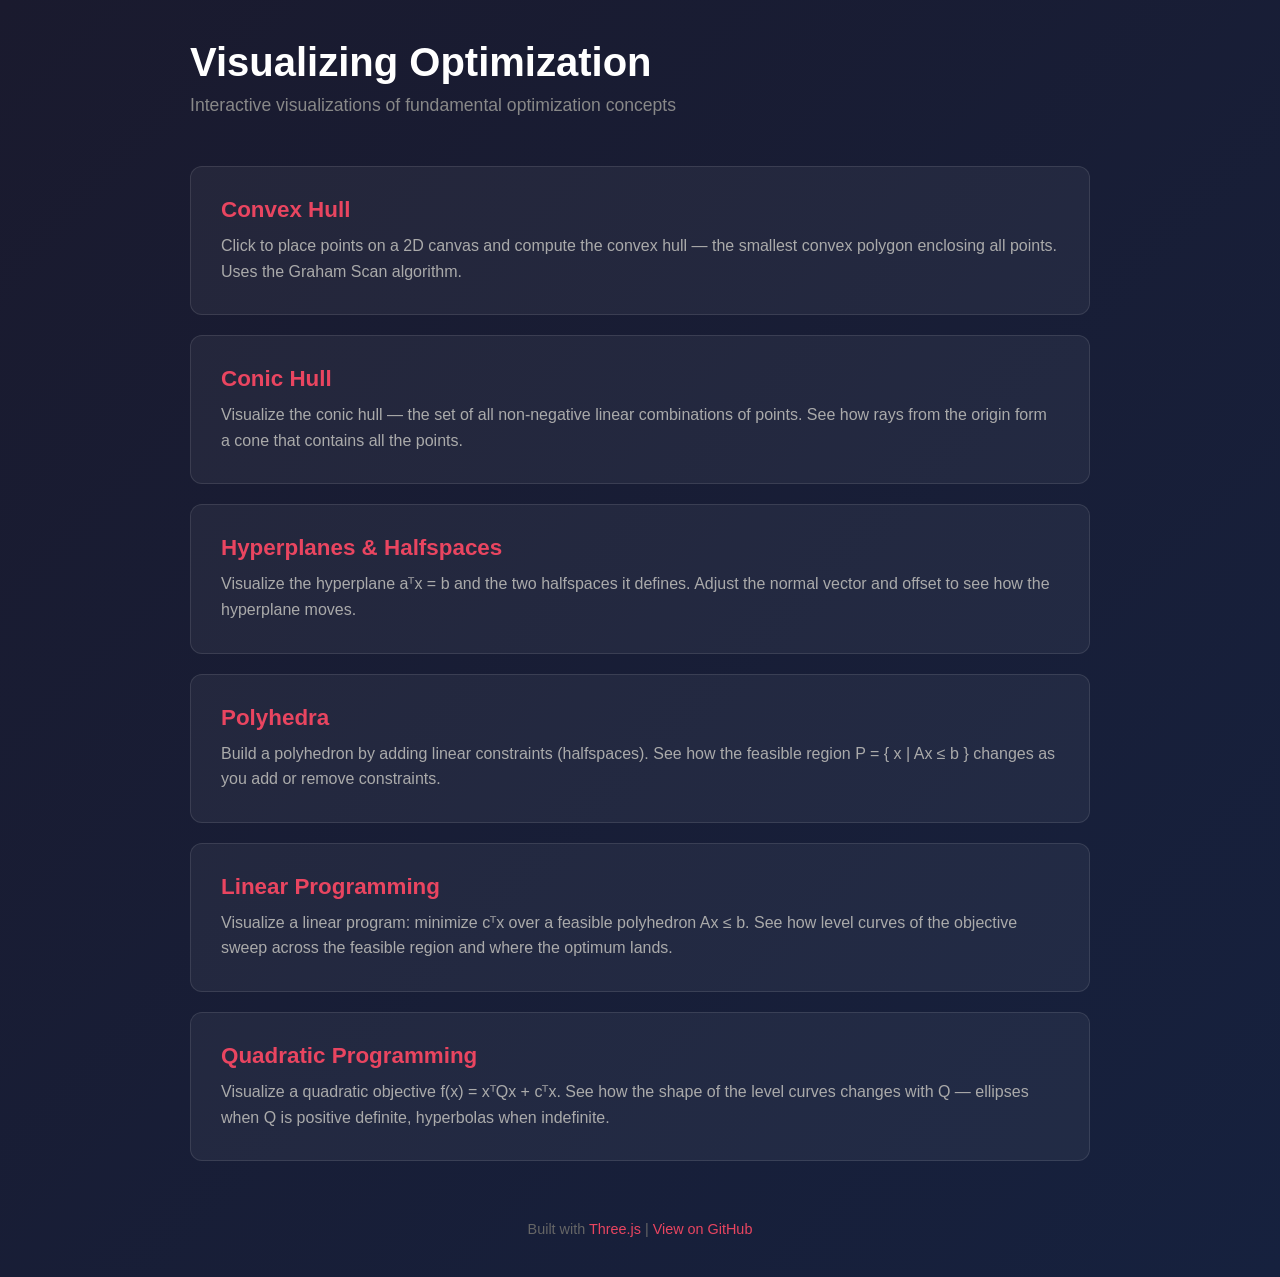
<file: index.html>
<!DOCTYPE html>
<html lang="en">
<head>
    <meta charset="UTF-8">
    <meta name="viewport" content="width=device-width, initial-scale=1.0">
    <title>Visualizing Optimization</title>
    <style>
        * {
            margin: 0;
            padding: 0;
            box-sizing: border-box;
        }

        body {
            font-family: -apple-system, BlinkMacSystemFont, 'Segoe UI', Roboto, sans-serif;
            background: linear-gradient(135deg, #1a1a2e 0%, #16213e 100%);
            color: #eee;
            min-height: 100vh;
            padding: 40px 20px;
        }

        .container {
            max-width: 900px;
            margin: 0 auto;
        }

        h1 {
            font-size: 2.5rem;
            margin-bottom: 10px;
            color: #fff;
        }

        .subtitle {
            font-size: 1.1rem;
            color: #888;
            margin-bottom: 50px;
        }

        .visualizations {
            display: grid;
            gap: 20px;
        }

        .card {
            background: rgba(255, 255, 255, 0.05);
            border: 1px solid rgba(255, 255, 255, 0.1);
            border-radius: 12px;
            padding: 30px;
            text-decoration: none;
            color: inherit;
            transition: all 0.3s ease;
        }

        .card:hover {
            background: rgba(255, 255, 255, 0.1);
            border-color: #e94560;
            transform: translateY(-2px);
        }

        .card.coming-soon {
            opacity: 0.5;
            pointer-events: none;
        }

        .card h2 {
            font-size: 1.4rem;
            margin-bottom: 10px;
            color: #e94560;
        }

        .card p {
            color: #aaa;
            line-height: 1.6;
        }

        .badge {
            display: inline-block;
            padding: 4px 10px;
            border-radius: 20px;
            font-size: 0.75rem;
            font-weight: 600;
            margin-left: 10px;
            vertical-align: middle;
        }

        .badge.available {
            background: #00ff88;
            color: #000;
        }

        .badge.coming-soon {
            background: #666;
            color: #fff;
        }

        footer {
            margin-top: 60px;
            text-align: center;
            color: #666;
            font-size: 0.9rem;
        }

        footer a {
            color: #e94560;
            text-decoration: none;
        }

        footer a:hover {
            text-decoration: underline;
        }
    </style>
</head>
<body>
    <div class="container">
        <h1>Visualizing Optimization</h1>
        <p class="subtitle">Interactive visualizations of fundamental optimization concepts</p>

        <div class="visualizations">
            <a href="./convex-hull/" class="card">
                <h2>Convex Hull</h2>
                <p>Click to place points on a 2D canvas and compute the convex hull — the smallest convex polygon enclosing all points. Uses the Graham Scan algorithm.</p>
            </a>

            <a href="./conic-hull/" class="card">
                <h2>Conic Hull</h2>
                <p>Visualize the conic hull — the set of all non-negative linear combinations of points. See how rays from the origin form a cone that contains all the points.</p>
            </a>

            <a href="./hyperplane/" class="card">
                <h2>Hyperplanes & Halfspaces</h2>
                <p>Visualize the hyperplane aᵀx = b and the two halfspaces it defines. Adjust the normal vector and offset to see how the hyperplane moves.</p>
            </a>

            <a href="./polyhedra/" class="card">
                <h2>Polyhedra</h2>
                <p>Build a polyhedron by adding linear constraints (halfspaces). See how the feasible region P = { x | Ax ≤ b } changes as you add or remove constraints.</p>
            </a>

            <a href="./linear-programming/" class="card">
                <h2>Linear Programming</h2>
                <p>Visualize a linear program: minimize cᵀx over a feasible polyhedron Ax ≤ b. See how level curves of the objective sweep across the feasible region and where the optimum lands.</p>
            </a>

            <a href="./quadratic-programming/" class="card">
                <h2>Quadratic Programming</h2>
                <p>Visualize a quadratic objective f(x) = xᵀQx + cᵀx. See how the shape of the level curves changes with Q — ellipses when Q is positive definite, hyperbolas when indefinite.</p>
            </a>
        </div>

        <footer>
            Built with <a href="https://threejs.org/" target="_blank">Three.js</a> |
            <a href="https://github.com/hardikkamboj/optimization_visualization" target="_blank">View on GitHub</a>
        </footer>
    </div>
</body>
</html>
</file>
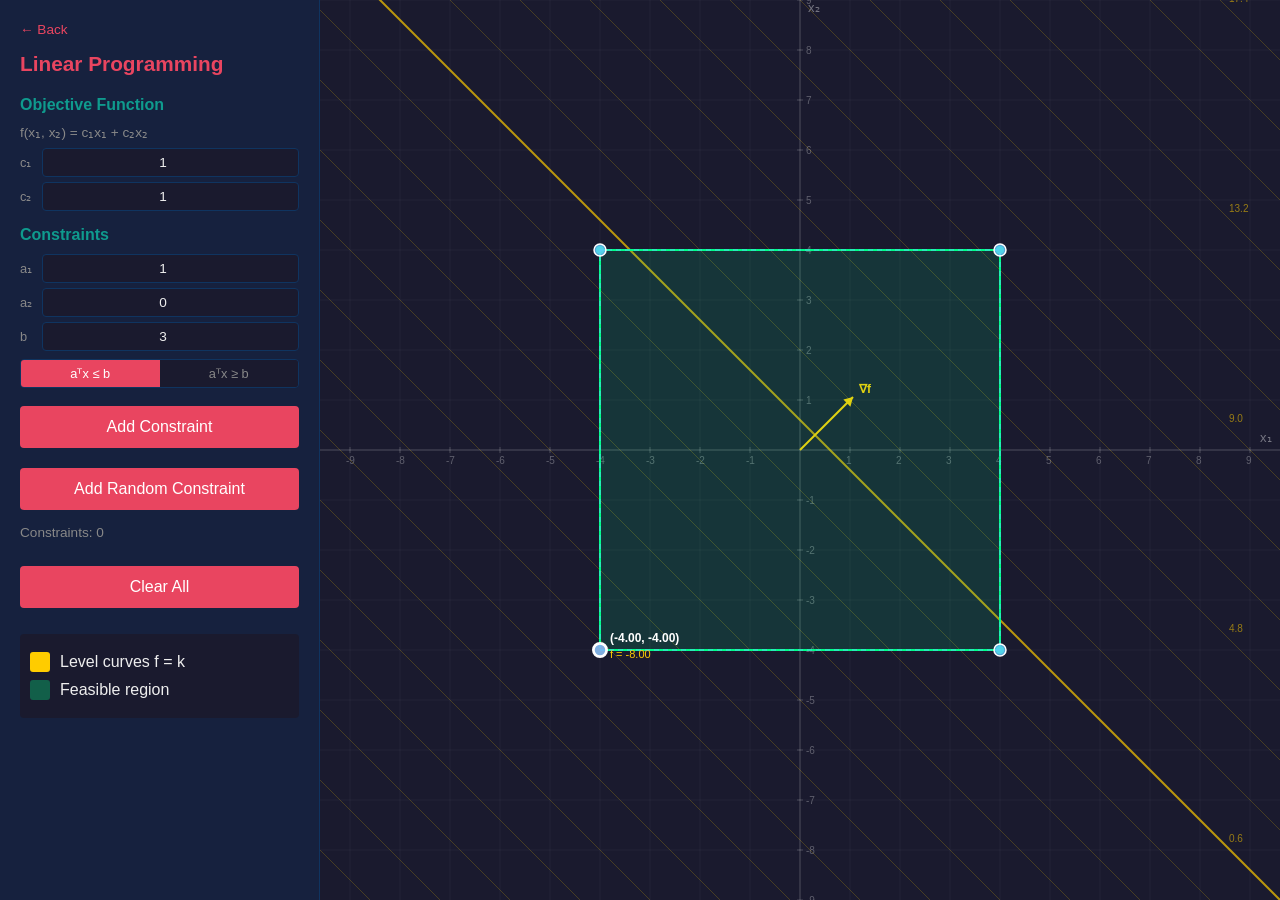
<file: linear-programming/index.html>
<!DOCTYPE html>
<html lang="en">
<head>
    <meta charset="UTF-8">
    <meta name="viewport" content="width=device-width, initial-scale=1.0">
    <title>Linear Programming</title>
    <link rel="stylesheet" href="../shared/styles.css">
    <style>
        body { display: flex; height: 100vh; }
        .canvas-container { flex: 1; }
        canvas { display: block; width: 100%; height: 100%; }
        .back-link { display: inline-block; color: #e94560; text-decoration: none; font-size: 0.85rem; margin-bottom: 15px; }
        .add-row { display: flex; gap: 4px; margin: 5px 0; align-items: center; }
        .add-row input { flex: 1; padding: 6px; font-size: 0.85rem; }
        .add-row label { color: #888; font-size: 0.8rem; min-width: 18px; }
        .ineq-type { display: flex; border-radius: 4px; overflow: hidden; border: 1px solid #0f3460; margin: 8px 0; }
        .ineq-btn { flex: 1; padding: 6px; border: none; border-radius: 0; background: #1a1a2e; color: #888; font-size: 0.8rem; cursor: pointer; transition: all 0.3s; margin: 0 !important; width: auto !important; }
        .ineq-btn.active { background: #e94560; color: #fff; }
        .ineq-btn:hover:not(.active) { background: #0f3460; }
        .constraint-list { max-height: 160px; overflow-y: auto; margin: 8px 0; }
        .constraint-item { display: flex; align-items: center; gap: 6px; padding: 6px 8px; margin: 4px 0; background: #1a1a2e; border-radius: 4px; font-size: 0.82rem; font-family: 'Courier New', monospace; color: #0f9b8e; }
        .constraint-item .remove-btn { margin-left: auto; background: none; border: none; color: #e94560; cursor: pointer; font-size: 1rem; padding: 0 4px; width: auto !important; margin-top: 0; margin-bottom: 0; }
        .constraint-item .remove-btn:hover { color: #ff6b6b; background: none; }
        .status-text { color: #888; font-size: 0.85rem; margin: 5px 0; }
    </style>
</head>
<body>
    <div class="sidebar">
        <a href="../" class="back-link">&larr; Back</a>
        <h1>Linear Programming</h1>

        <h2>Objective Function</h2>
        <p style="color:#888; font-size:0.85rem; margin-bottom:8px;">f(x₁, x₂) = c₁x₁ + c₂x₂</p>
        <div class="add-row">
            <label>c₁</label>
            <input type="number" id="c1" value="1" step="0.1">
        </div>
        <div class="add-row">
            <label>c₂</label>
            <input type="number" id="c2" value="1" step="0.1">
        </div>

        <h2>Constraints</h2>
        <div class="add-row">
            <label>a₁</label>
            <input type="number" id="inp-a1" value="1" step="0.1">
        </div>
        <div class="add-row">
            <label>a₂</label>
            <input type="number" id="inp-a2" value="0" step="0.1">
        </div>
        <div class="add-row">
            <label>b</label>
            <input type="number" id="inp-b" value="3" step="0.1">
        </div>
        <div class="ineq-type">
            <button class="ineq-btn active" id="ineq-leq">aᵀx ≤ b</button>
            <button class="ineq-btn" id="ineq-geq">aᵀx ≥ b</button>
        </div>
        <button id="btn-add">Add Constraint</button>
        <button id="btn-random">Add Random Constraint</button>
        <p class="status-text">Constraints: <span id="constraint-count">0</span></p>
        <div class="constraint-list" id="constraint-list"></div>
        <button id="btn-clear">Clear All</button>

        <div class="legend" style="margin-top: 16px;">
            <div class="legend-item">
                <div class="legend-color" style="background: #ffcc00;"></div>
                <span>Level curves  f = k</span>
            </div>
            <div class="legend-item">
                <div class="legend-color" style="background: rgba(0,255,136,0.3);"></div>
                <span>Feasible region</span>
            </div>
        </div>
    </div>

    <div class="canvas-container">
        <canvas id="canvas"></canvas>
    </div>

    <script src="../shared/draggable-rect.js"></script>
    <script>
        const canvas = document.getElementById('canvas');
        const ctx = canvas.getContext('2d');
        const SCALE = 50;

        // ── State ─────────────────────────────────────────────────
        let constraints = [];
        let ineqType = 'leq';

        const LINE_COLORS = ['#e94560','#ff6b6b','#ffa502','#ff6348','#7bed9f','#70a1ff','#5352ed','#a29bfe','#fd79a8','#00cec9','#e17055','#6c5ce7'];

        // ── Helpers ───────────────────────────────────────────────
        function origin() { return { x: canvas.width / 2, y: canvas.height / 2 }; }
        function toCanvas(wx, wy) { const o = origin(); return { x: o.x + wx * SCALE, y: o.y - wy * SCALE }; }
        function toWorld(px, py)  { const o = origin(); return { x: (px - o.x) / SCALE, y: (o.y - py) / SCALE }; }

        // ── Polyhedron (Sutherland-Hodgman) ───────────────────────
        function clipPolygon(polygon, a1, a2, b) {
            if (polygon.length === 0) return [];
            const out = [];
            for (let i = 0; i < polygon.length; i++) {
                const curr = polygon[i], next = polygon[(i + 1) % polygon.length];
                const cIn = a1 * curr.x + a2 * curr.y <= b + 1e-9;
                const nIn = a1 * next.x + a2 * next.y <= b + 1e-9;
                const d1 = a1 * curr.x + a2 * curr.y - b, d2 = a1 * next.x + a2 * next.y - b;
                const t = d1 / (d1 - d2);
                const ix = { x: curr.x + t * (next.x - curr.x), y: curr.y + t * (next.y - curr.y) };
                if (cIn && nIn)       out.push(next);
                else if (cIn && !nIn) out.push(ix);
                else if (!cIn && nIn) { out.push(ix); out.push(next); }
            }
            return out;
        }

        function computePolyhedron() {
            // rect constraints are always included; user constraints are optional extra cuts
            const allConstraints = [...rect.getConstraints(), ...constraints];
            const BIG = 50;
            let poly = [{ x:-BIG, y:-BIG }, { x:BIG, y:-BIG }, { x:BIG, y:BIG }, { x:-BIG, y:BIG }];
            for (const c of allConstraints) {
                const s = c.type === 'geq' ? -1 : 1;
                poly = clipPolygon(poly, s * c.a1, s * c.a2, s * c.b);
                if (poly.length === 0) return [];
            }
            return poly;
        }

        // ── Constraint UI ─────────────────────────────────────────
        const ineqLeq = document.getElementById('ineq-leq');
        const ineqGeq = document.getElementById('ineq-geq');
        ineqLeq.addEventListener('click', () => { ineqType = 'leq'; ineqLeq.classList.add('active'); ineqGeq.classList.remove('active'); });
        ineqGeq.addEventListener('click', () => { ineqType = 'geq'; ineqGeq.classList.add('active'); ineqLeq.classList.remove('active'); });

        document.getElementById('btn-add').addEventListener('click', () => {
            const a1 = parseFloat(document.getElementById('inp-a1').value) || 0;
            const a2 = parseFloat(document.getElementById('inp-a2').value) || 0;
            const b  = parseFloat(document.getElementById('inp-b').value)  || 0;
            addConstraint(a1, a2, b, ineqType);
        });

        document.getElementById('btn-random').addEventListener('click', () => {
            const poly = computePolyhedron();
            if (poly.length < 3) return;
            // Pick a point blended toward a random vertex, add a cutting halfspace through it
            const cx = poly.reduce((s, p) => s + p.x, 0) / poly.length;
            const cy = poly.reduce((s, p) => s + p.y, 0) / poly.length;
            const vi = Math.floor(Math.random() * poly.length);
            const t  = 0.2 + Math.random() * 0.6;
            const px = cx + t * (poly[vi].x - cx);
            const py = cy + t * (poly[vi].y - cy);
            const angle = Math.random() * Math.PI * 2;
            const a1 = parseFloat(Math.cos(angle).toFixed(2));
            const a2 = parseFloat(Math.sin(angle).toFixed(2));
            const b  = parseFloat((a1 * px + a2 * py).toFixed(1));
            addConstraint(a1, a2, b, 'leq');
        });

        document.getElementById('btn-clear').addEventListener('click', () => {
            constraints = [];
            updateList();
            draw();
        });

        function addConstraint(a1, a2, b, type) {
            if (Math.abs(a1) < 1e-10 && Math.abs(a2) < 1e-10) return;
            constraints.push({ a1, a2, b, type });
            updateList();
            draw();
        }

        function updateList() {
            document.getElementById('constraint-count').textContent = constraints.length;
            const el = document.getElementById('constraint-list');
            el.innerHTML = '';
            constraints.forEach((c, i) => {
                const s2 = c.a2 >= 0 ? '+' : '−';
                const ineqSign = c.type === 'leq' ? '≤' : '≥';
                const div = document.createElement('div');
                div.className = 'constraint-item';
                div.innerHTML = `<span>${c.a1.toFixed(1)}x₁ ${s2} ${Math.abs(c.a2).toFixed(1)}x₂ ${ineqSign} ${c.b.toFixed(1)}</span>
                                 <button class="remove-btn" data-idx="${i}">&times;</button>`;
                el.appendChild(div);
            });
            el.querySelectorAll('.remove-btn').forEach(btn =>
                btn.addEventListener('click', e => {
                    constraints.splice(parseInt(e.target.dataset.idx), 1);
                    updateList(); draw();
                })
            );
        }

        // ── Draw ──────────────────────────────────────────────────
        function draw() {
            const W = canvas.width, H = canvas.height;
            const o = origin();
            const c1 = parseFloat(document.getElementById('c1').value) || 0;
            const c2 = parseFloat(document.getElementById('c2').value) || 0;
            const rX = Math.ceil(W / SCALE / 2);
            const rY = Math.ceil(H / SCALE / 2);

            ctx.clearRect(0, 0, W, H);

            // Grid
            ctx.strokeStyle = 'rgba(255,255,255,0.04)'; ctx.lineWidth = 1;
            for (let x = o.x % SCALE; x < W; x += SCALE) { ctx.beginPath(); ctx.moveTo(x, 0); ctx.lineTo(x, H); ctx.stroke(); }
            for (let y = o.y % SCALE; y < H; y += SCALE) { ctx.beginPath(); ctx.moveTo(0, y); ctx.lineTo(W, y); ctx.stroke(); }

            // Axes
            ctx.strokeStyle = 'rgba(255,255,255,0.2)'; ctx.lineWidth = 1;
            ctx.beginPath(); ctx.moveTo(0, o.y); ctx.lineTo(W, o.y); ctx.stroke();
            ctx.beginPath(); ctx.moveTo(o.x, 0); ctx.lineTo(o.x, H); ctx.stroke();
            ctx.fillStyle = 'rgba(255,255,255,0.4)'; ctx.font = '13px sans-serif';
            ctx.fillText('x₁', W - 20, o.y - 8);
            ctx.fillText('x₂', o.x + 8, 12);

            // Ticks
            ctx.fillStyle = 'rgba(255,255,255,0.3)'; ctx.font = '10px sans-serif';
            for (let i = -rX; i <= rX; i++) {
                if (i === 0) continue;
                const px = o.x + i * SCALE;
                ctx.beginPath(); ctx.moveTo(px, o.y - 3); ctx.lineTo(px, o.y + 3);
                ctx.strokeStyle = 'rgba(255,255,255,0.2)'; ctx.lineWidth = 1; ctx.stroke();
                ctx.fillText(i, px - 4, o.y + 14);
            }
            for (let i = -rY; i <= rY; i++) {
                if (i === 0) continue;
                const py = o.y - i * SCALE;
                ctx.beginPath(); ctx.moveTo(o.x - 3, py); ctx.lineTo(o.x + 3, py);
                ctx.strokeStyle = 'rgba(255,255,255,0.2)'; ctx.lineWidth = 1; ctx.stroke();
                ctx.fillText(i, o.x + 6, py + 4);
            }

            // ── Level curves ──────────────────────────────────────
            if (Math.abs(c1) > 1e-10 || Math.abs(c2) > 1e-10) {
                const mag  = Math.sqrt(c1 * c1 + c2 * c2);
                const step = Math.max(0.5, parseFloat(mag.toFixed(1)));
                const maxK = Math.abs(c1) * rX + Math.abs(c2) * rY + step * 2;

                for (let k = -maxK; k <= maxK; k += step) {
                    let p1, p2;
                    if (Math.abs(c2) > 1e-10) {
                        p1 = toCanvas(-rX - 1, (k - c1 * (-rX - 1)) / c2);
                        p2 = toCanvas( rX + 1, (k - c1 * ( rX + 1)) / c2);
                    } else {
                        const x1 = k / c1;
                        p1 = toCanvas(x1, -rY - 1);
                        p2 = toCanvas(x1,  rY + 1);
                    }
                    const isZero = Math.abs(k) < step * 0.5;
                    ctx.strokeStyle = isZero ? 'rgba(255,204,0,0.7)' : 'rgba(255,204,0,0.2)';
                    ctx.lineWidth   = isZero ? 2 : 1;
                    ctx.beginPath(); ctx.moveTo(p1.x, p1.y); ctx.lineTo(p2.x, p2.y); ctx.stroke();

                    // label every 3rd curve
                    if (Math.round(k / step) % 3 === 0) {
                        let lx = Math.abs(c2) > 1e-10 ? rX - 1.5 : k / c1;
                        let ly = Math.abs(c2) > 1e-10 ? (k - c1 * lx) / c2 : rY - 1.5;
                        const lp = toCanvas(lx, ly);
                        if (lp.x >= 0 && lp.x <= W && lp.y >= 0 && lp.y <= H) {
                            ctx.fillStyle = 'rgba(255,204,0,0.55)'; ctx.font = '10px sans-serif';
                            ctx.fillText(Number.isInteger(k) ? k : k.toFixed(1), lp.x + 4, lp.y - 3);
                        }
                    }
                }

                // Gradient arrow ∇f
                const gx = (c1 / mag) * 1.5, gy = (c2 / mag) * 1.5;
                const p0 = toCanvas(0, 0), p1 = toCanvas(gx, gy);
                ctx.strokeStyle = '#ffcc00'; ctx.lineWidth = 2;
                ctx.beginPath(); ctx.moveTo(p0.x, p0.y); ctx.lineTo(p1.x, p1.y); ctx.stroke();
                const ang = Math.atan2(p1.y - p0.y, p1.x - p0.x);
                ctx.fillStyle = '#ffcc00';
                ctx.beginPath();
                ctx.moveTo(p1.x, p1.y);
                ctx.lineTo(p1.x - 10 * Math.cos(ang - Math.PI/6), p1.y - 10 * Math.sin(ang - Math.PI/6));
                ctx.lineTo(p1.x - 10 * Math.cos(ang + Math.PI/6), p1.y - 10 * Math.sin(ang + Math.PI/6));
                ctx.closePath(); ctx.fill();
                ctx.font = 'bold 12px sans-serif';
                ctx.fillText('∇f', p1.x + 6, p1.y - 4);
            }

            // ── Feasible region ───────────────────────────────────
            const poly = computePolyhedron();
            if (poly.length >= 3) {
                // Fill
                ctx.beginPath();
                const f0 = toCanvas(poly[0].x, poly[0].y);
                ctx.moveTo(f0.x, f0.y);
                for (let i = 1; i < poly.length; i++) { const p = toCanvas(poly[i].x, poly[i].y); ctx.lineTo(p.x, p.y); }
                ctx.closePath();
                ctx.fillStyle = 'rgba(0,255,136,0.12)'; ctx.fill();

                // Border
                ctx.beginPath();
                ctx.moveTo(f0.x, f0.y);
                for (let i = 1; i < poly.length; i++) { const p = toCanvas(poly[i].x, poly[i].y); ctx.lineTo(p.x, p.y); }
                ctx.closePath();
                ctx.strokeStyle = '#00ff88'; ctx.lineWidth = 2; ctx.stroke();

                // Vertices
                for (const v of poly) {
                    if (Math.abs(v.x) > 49 || Math.abs(v.y) > 49) continue;
                    const p = toCanvas(v.x, v.y);
                    ctx.beginPath(); ctx.arc(p.x, p.y, 4, 0, Math.PI * 2);
                    ctx.fillStyle = '#00ff88'; ctx.fill();
                }
            }

            // ── Optimal point ─────────────────────────────────────
            if (poly.length >= 3 && (Math.abs(c1) > 1e-10 || Math.abs(c2) > 1e-10)) {
                const realVerts = poly.filter(v => Math.abs(v.x) < 49 && Math.abs(v.y) < 49);
                if (realVerts.length > 0) {
                    const opt = realVerts.reduce((best, v) =>
                        c1 * v.x + c2 * v.y < c1 * best.x + c2 * best.y ? v : best
                    );
                    const optVal = c1 * opt.x + c2 * opt.y;
                    const op = toCanvas(opt.x, opt.y);

                    // Red dot
                    ctx.beginPath(); ctx.arc(op.x, op.y, 7, 0, Math.PI * 2);
                    ctx.fillStyle = '#e94560'; ctx.fill();
                    ctx.strokeStyle = '#fff'; ctx.lineWidth = 2; ctx.stroke();

                    // Label
                    ctx.fillStyle = '#fff'; ctx.font = 'bold 12px sans-serif';
                    ctx.fillText(`(${opt.x.toFixed(2)}, ${opt.y.toFixed(2)})`, op.x + 10, op.y - 8);
                    ctx.fillStyle = '#ffcc00'; ctx.font = '11px sans-serif';
                    ctx.fillText(`f = ${optVal.toFixed(2)}`, op.x + 10, op.y + 8);
                }
            }

            // Draggable rect handles (always on top of feasible region)
            rect.drawHandles(ctx, toCanvas);

            // Constraint boundary lines
            for (let i = 0; i < constraints.length; i++) {
                const c = constraints[i];
                let p1, p2;
                if (Math.abs(c.a2) > 1e-10) {
                    p1 = toCanvas(-rX - 1, (c.b - c.a1 * (-rX - 1)) / c.a2);
                    p2 = toCanvas( rX + 1, (c.b - c.a1 * ( rX + 1)) / c.a2);
                } else if (Math.abs(c.a1) > 1e-10) {
                    const x1 = c.b / c.a1;
                    p1 = toCanvas(x1, -rY - 1);
                    p2 = toCanvas(x1,  rY + 1);
                } else continue;
                ctx.strokeStyle = LINE_COLORS[i % LINE_COLORS.length];
                ctx.lineWidth = 1.5;
                ctx.setLineDash([6, 4]); ctx.beginPath(); ctx.moveTo(p1.x, p1.y); ctx.lineTo(p2.x, p2.y); ctx.stroke();
                ctx.setLineDash([]);
            }
        }

        document.getElementById('c1').addEventListener('input', draw);
        document.getElementById('c2').addEventListener('input', draw);
        window.addEventListener('resize', () => { canvas.width = canvas.parentElement.clientWidth; canvas.height = canvas.parentElement.clientHeight; draw(); });

        // Draggable rectangle — starts as [-4, 4] × [-4, 4]
        const rect = new DraggableRect(-4, 4, -4, 4);
        rect.onChange = draw;

        // init
        canvas.width  = canvas.parentElement.clientWidth;
        canvas.height = canvas.parentElement.clientHeight;
        rect.attach(canvas, toCanvas, toWorld);
        draw();
    </script>
</body>
</html>
</file>
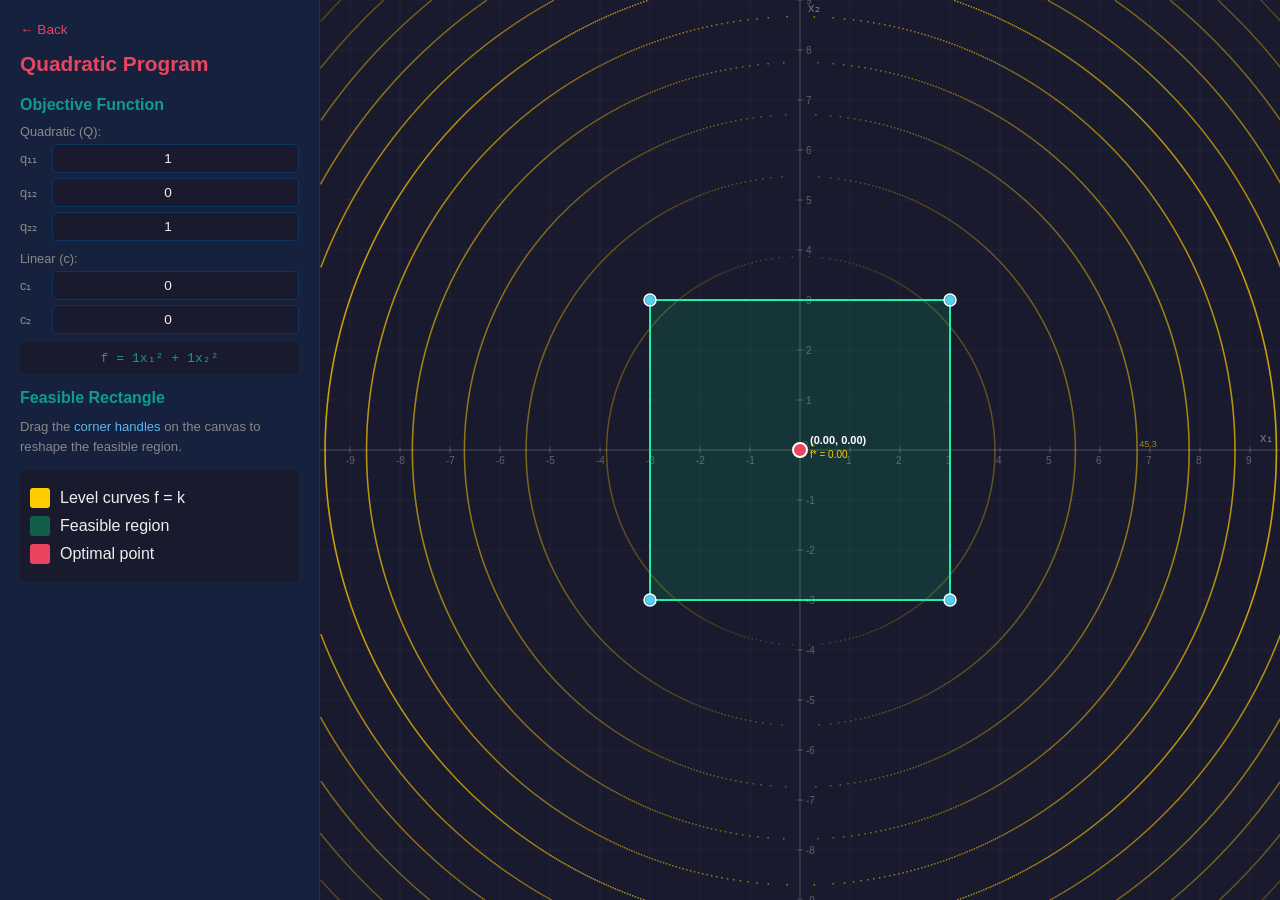
<file: quadratic-programming/index.html>
<!DOCTYPE html>
<html lang="en">
<head>
    <meta charset="UTF-8">
    <meta name="viewport" content="width=device-width, initial-scale=1.0">
    <title>Quadratic Programming</title>
    <link rel="stylesheet" href="../shared/styles.css">
    <style>
        body { display: flex; height: 100vh; }
        .canvas-container { flex: 1; }
        canvas { display: block; width: 100%; height: 100%; }
        .back-link { display: inline-block; color: #e94560; text-decoration: none; font-size: 0.85rem; margin-bottom: 15px; }
        .add-row { display: flex; gap: 4px; margin: 5px 0; align-items: center; }
        .add-row input { flex: 1; padding: 6px; font-size: 0.85rem; }
        .add-row label { color: #888; font-size: 0.8rem; min-width: 28px; }
        .formula { text-align: center; color: #0f9b8e; font-size: 0.82rem; font-family: 'Courier New', monospace; background: #1a1a2e; padding: 8px; border-radius: 4px; margin: 8px 0; }
        .ineq-type { display: flex; border-radius: 4px; overflow: hidden; border: 1px solid #0f3460; margin: 8px 0; }
        .ineq-btn { flex: 1; padding: 6px; border: none; border-radius: 0; background: #1a1a2e; color: #888; font-size: 0.8rem; cursor: pointer; transition: all 0.3s; margin: 0 !important; width: auto !important; }
        .ineq-btn.active { background: #e94560; color: #fff; }
        .ineq-btn:hover:not(.active) { background: #0f3460; }
        .constraint-list { max-height: 130px; overflow-y: auto; margin: 6px 0; }
        .constraint-item { display: flex; align-items: center; gap: 6px; padding: 5px 8px; margin: 3px 0; background: #1a1a2e; border-radius: 4px; font-size: 0.8rem; font-family: 'Courier New', monospace; color: #0f9b8e; }
        .constraint-item .remove-btn { margin-left: auto; background: none; border: none; color: #e94560; cursor: pointer; font-size: 1rem; padding: 0 4px; width: auto !important; margin-top: 0; margin-bottom: 0; }
        .constraint-item .remove-btn:hover { color: #ff6b6b; background: none; }
        .status-text { color: #888; font-size: 0.82rem; margin: 4px 0; }
        .section-label { color: #888; font-size: 0.8rem; margin: 10px 0 4px; }
    </style>
</head>
<body>
    <div class="sidebar">
        <a href="../" class="back-link">&larr; Back</a>
        <h1>Quadratic Program</h1>

        <h2>Objective Function</h2>
        <p class="section-label">Quadratic (Q):</p>
        <div class="add-row"><label>q₁₁</label><input type="number" id="q11" value="1" step="0.1"></div>
        <div class="add-row"><label>q₁₂</label><input type="number" id="q12" value="0" step="0.1"></div>
        <div class="add-row"><label>q₂₂</label><input type="number" id="q22" value="1" step="0.1"></div>
        <p class="section-label">Linear (c):</p>
        <div class="add-row"><label>c₁</label><input type="number" id="c1" value="0" step="0.1"></div>
        <div class="add-row"><label>c₂</label><input type="number" id="c2" value="0" step="0.1"></div>
        <div class="formula" id="formula">f = x₁² + x₂²</div>

        <h2>Feasible Rectangle</h2>
        <p style="color:#888; font-size:0.82rem; line-height:1.5;">Drag the <span style="color:rgba(100,200,255,0.9)">corner handles</span> on the canvas to reshape the feasible region.</p>

        <div class="legend" style="margin-top: 14px;">
            <div class="legend-item"><div class="legend-color" style="background:#ffcc00;"></div><span>Level curves  f = k</span></div>
            <div class="legend-item"><div class="legend-color" style="background:rgba(0,255,136,0.3);"></div><span>Feasible region</span></div>
            <div class="legend-item"><div class="legend-color" style="background:#e94560;"></div><span>Optimal point</span></div>
        </div>
    </div>

    <div class="canvas-container">
        <canvas id="canvas"></canvas>
    </div>

    <script src="../shared/draggable-rect.js"></script>
    <script>
        const canvas = document.getElementById('canvas');
        const ctx    = canvas.getContext('2d');
        const SCALE  = 50;

        // ── Helpers ───────────────────────────────────────────────
        function origin()         { return { x: canvas.width/2, y: canvas.height/2 }; }
        function toCanvas(wx,wy)  { const o=origin(); return { x: o.x+wx*SCALE, y: o.y-wy*SCALE }; }
        function toWorld(px,py)   { const o=origin(); return { x:(px-o.x)/SCALE, y:(o.y-py)/SCALE }; }

        function getCoeffs() {
            return {
                q11: parseFloat(document.getElementById('q11').value)||0,
                q12: parseFloat(document.getElementById('q12').value)||0,
                q22: parseFloat(document.getElementById('q22').value)||0,
                c1:  parseFloat(document.getElementById('c1').value) ||0,
                c2:  parseFloat(document.getElementById('c2').value) ||0,
            };
        }

        function fVal(x1, x2, cf) {
            return cf.q11*x1*x1 + cf.q12*x1*x2 + cf.q22*x2*x2 + cf.c1*x1 + cf.c2*x2;
        }

        // ── Polyhedron ────────────────────────────────────────────
        function clipPolygon(poly, a1, a2, b) {  // eslint-disable-line no-unused-vars
            if (!poly.length) return [];
            const out = [];
            for (let i=0; i<poly.length; i++) {
                const curr=poly[i], next=poly[(i+1)%poly.length];
                const cIn = a1*curr.x+a2*curr.y <= b+1e-9;
                const nIn = a1*next.x+a2*next.y <= b+1e-9;
                const d1  = a1*curr.x+a2*curr.y-b, d2=a1*next.x+a2*next.y-b;
                const t   = d1/(d1-d2);
                const ix  = { x:curr.x+t*(next.x-curr.x), y:curr.y+t*(next.y-curr.y) };
                if (cIn&&nIn) out.push(next);
                else if (cIn&&!nIn) out.push(ix);
                else if (!cIn&&nIn) { out.push(ix); out.push(next); }
            }
            return out;
        }

        function computePolyhedron() {
            const constraints = rect.getConstraints();
            const BIG = 50;
            let poly = [{x:-BIG,y:-BIG},{x:BIG,y:-BIG},{x:BIG,y:BIG},{x:-BIG,y:BIG}];
            for (const c of constraints) {
                const s = c.type==='geq' ? -1 : 1;
                poly = clipPolygon(poly, s*c.a1, s*c.a2, s*c.b);
                if (!poly.length) return [];
            }
            return poly;
        }

        // ── Constrained optimum ───────────────────────────────────
        // Strategy:
        //  1. If unconstrained min exists and lies inside the feasible polygon → that's optimal.
        //  2. Otherwise minimize f over each edge (1D quadratic) and all vertices.

        function pointInPolygon(x, y, poly) {
            // Ray casting
            let inside = false;
            for (let i=0,j=poly.length-1; i<poly.length; j=i++) {
                const xi=poly[i].x, yi=poly[i].y, xj=poly[j].x, yj=poly[j].y;
                if (((yi>y)!==(yj>y)) && x < (xj-xi)*(y-yi)/(yj-yi)+xi) inside=!inside;
            }
            return inside;
        }

        function minimizeOnEdge(A, B, cf) {
            // f(A + t*(B-A)) is quadratic in t, t∈[0,1]
            const dx=B.x-A.x, dy=B.y-A.y;
            const a = cf.q11*dx*dx + cf.q12*dx*dy + cf.q22*dy*dy;
            const b = 2*cf.q11*A.x*dx + cf.q12*(A.x*dy+dx*A.y) + 2*cf.q22*A.y*dy + cf.c1*dx + cf.c2*dy;
            // Candidates: endpoints and interior minimum
            const ts = [0, 1];
            if (Math.abs(a) > 1e-10) {
                const tStar = -b / (2*a);
                if (tStar > 0 && tStar < 1) ts.push(tStar);
            }
            let best=null;
            for (const t of ts) {
                const x=A.x+t*dx, y=A.y+t*dy;
                const v=fVal(x, y, cf);
                if (best===null || v<best.value) best={x, y, value:v};
            }
            return best;
        }

        function findConstrainedOptimum(poly, cf) {
            const realVerts = poly.filter(v=>Math.abs(v.x)<49&&Math.abs(v.y)<49);
            if (!realVerts.length) return null;

            // 1. Check unconstrained minimum
            const det = 4*cf.q11*cf.q22 - cf.q12*cf.q12;
            if (Math.abs(det) > 1e-10) {
                const ux = (-2*cf.q22*cf.c1 + cf.q12*cf.c2) / det;
                const uy = ( cf.q12*cf.c1 - 2*cf.q11*cf.c2) / det;
                if (pointInPolygon(ux, uy, poly)) {
                    return { x:ux, y:uy, value:fVal(ux, uy, cf) };
                }
            }

            // 2. Minimize over edges and vertices
            let best = null;
            for (let i=0; i<realVerts.length; i++) {
                const A = realVerts[i];
                const B = realVerts[(i+1)%realVerts.length];
                const edgeBest = minimizeOnEdge(A, B, cf);
                if (best===null || edgeBest.value < best.value) best = edgeBest;
            }
            return best;
        }

        // ── Draw ──────────────────────────────────────────────────
        function draw() {
            const W=canvas.width, H=canvas.height;
            const o=origin();
            const rX=Math.ceil(W/SCALE/2), rY=Math.ceil(H/SCALE/2);
            const cf=getCoeffs();

            // update formula display
            const terms=[];
            if(cf.q11) terms.push(`${cf.q11}x₁²`);
            if(cf.q12) terms.push(`${cf.q12}x₁x₂`);
            if(cf.q22) terms.push(`${cf.q22}x₂²`);
            if(cf.c1)  terms.push(`${cf.c1}x₁`);
            if(cf.c2)  terms.push(`${cf.c2}x₂`);
            document.getElementById('formula').textContent = 'f = '+(terms.length?terms.join(' + ').replace(/\+ -/g,'− '):'0');

            ctx.clearRect(0,0,W,H);

            // Grid
            ctx.strokeStyle='rgba(255,255,255,0.04)'; ctx.lineWidth=1;
            for(let x=o.x%SCALE;x<W;x+=SCALE){ctx.beginPath();ctx.moveTo(x,0);ctx.lineTo(x,H);ctx.stroke();}
            for(let y=o.y%SCALE;y<H;y+=SCALE){ctx.beginPath();ctx.moveTo(0,y);ctx.lineTo(W,y);ctx.stroke();}

            // Axes
            ctx.strokeStyle='rgba(255,255,255,0.2)'; ctx.lineWidth=1;
            ctx.beginPath();ctx.moveTo(0,o.y);ctx.lineTo(W,o.y);ctx.stroke();
            ctx.beginPath();ctx.moveTo(o.x,0);ctx.lineTo(o.x,H);ctx.stroke();
            ctx.fillStyle='rgba(255,255,255,0.4)'; ctx.font='13px sans-serif';
            ctx.fillText('x₁',W-20,o.y-8); ctx.fillText('x₂',o.x+8,12);

            // Ticks
            ctx.fillStyle='rgba(255,255,255,0.3)'; ctx.font='10px sans-serif';
            for(let i=-rX;i<=rX;i++){if(!i)continue; const px=o.x+i*SCALE; ctx.beginPath();ctx.moveTo(px,o.y-3);ctx.lineTo(px,o.y+3);ctx.strokeStyle='rgba(255,255,255,0.2)';ctx.lineWidth=1;ctx.stroke();ctx.fillText(i,px-4,o.y+14);}
            for(let i=-rY;i<=rY;i++){if(!i)continue; const py=o.y-i*SCALE; ctx.beginPath();ctx.moveTo(o.x-3,py);ctx.lineTo(o.x+3,py);ctx.strokeStyle='rgba(255,255,255,0.2)';ctx.lineWidth=1;ctx.stroke();ctx.fillText(i,o.x+6,py+4);}

            // ── Level curves ──────────────────────────────────────
            const nonTrivial=cf.q11||cf.q12||cf.q22||cf.c1||cf.c2;
            if (nonTrivial) {
                const samples=[];
                for(let i=-rX;i<=rX;i++) for(let j=-rY;j<=rY;j++) samples.push(fVal(i,j,cf));
                const fMin=Math.min(...samples), fMax=Math.max(...samples), fRange=fMax-fMin;

                if (fRange > 1e-6) {
                    const NUM=12;
                    for(let li=0;li<=NUM;li++){
                        const k = fMin+(li/NUM)*fRange;
                        const t = li/NUM;
                        const alpha = 0.15+0.5*(1-Math.abs(2*t-1));
                        ctx.fillStyle=`rgba(255,204,0,${alpha})`;

                        for(let py=0;py<H;py++){
                            const y=(o.y-py)/SCALE;
                            const A=cf.q11, B=cf.q12*y+cf.c1, C=cf.q22*y*y+cf.c2*y-k;
                            let xs=[];
                            if(Math.abs(A)<1e-10){ if(Math.abs(B)>1e-10) xs=[-C/B]; }
                            else { const d=B*B-4*A*C; if(d>=0){const sq=Math.sqrt(d); xs=[(-B+sq)/(2*A),(-B-sq)/(2*A)];} }
                            for(const x of xs){ const px=o.x+x*SCALE; if(px>=0&&px<W) ctx.fillRect(px,py,1.5,1.5); }
                        }

                        // label
                        if(li%3===0){
                            const A=cf.q11,B=cf.c1,C=-k;
                            let lx=null;
                            if(Math.abs(A)<1e-10&&Math.abs(B)>1e-10) lx=-C/B;
                            else if(Math.abs(A)>=1e-10){const d=B*B-4*A*C;if(d>=0)lx=(-B+Math.sqrt(d))/(2*A);}
                            if(lx!==null){const lp=toCanvas(lx,0);if(lp.x>=0&&lp.x<W-30&&lp.y>=0&&lp.y<H){ctx.fillStyle=`rgba(255,204,0,${alpha+0.2})`;ctx.font='9px sans-serif';ctx.fillText(k.toFixed(1),lp.x+3,lp.y-3);}}
                        }
                    }
                }
            }

            // ── Feasible region ───────────────────────────────────
            const poly=computePolyhedron();
            if(poly.length>=3){
                // Fill
                ctx.beginPath();
                const f0=toCanvas(poly[0].x,poly[0].y); ctx.moveTo(f0.x,f0.y);
                for(let i=1;i<poly.length;i++){const p=toCanvas(poly[i].x,poly[i].y);ctx.lineTo(p.x,p.y);}
                ctx.closePath(); ctx.fillStyle='rgba(0,255,136,0.12)'; ctx.fill();
                // Border
                ctx.beginPath(); ctx.moveTo(f0.x,f0.y);
                for(let i=1;i<poly.length;i++){const p=toCanvas(poly[i].x,poly[i].y);ctx.lineTo(p.x,p.y);}
                ctx.closePath(); ctx.strokeStyle='#00ff88'; ctx.lineWidth=2; ctx.stroke();
                // Vertices
                for(const v of poly){
                    if(Math.abs(v.x)>49||Math.abs(v.y)>49)continue;
                    const p=toCanvas(v.x,v.y); ctx.beginPath();ctx.arc(p.x,p.y,4,0,Math.PI*2);ctx.fillStyle='#00ff88';ctx.fill();
                }

                // ── Optimal point ─────────────────────────────────
                const opt=findConstrainedOptimum(poly,cf);
                if(opt){
                    const op=toCanvas(opt.x,opt.y);
                    ctx.beginPath();ctx.arc(op.x,op.y,7,0,Math.PI*2);
                    ctx.fillStyle='#e94560';ctx.fill();
                    ctx.strokeStyle='#fff';ctx.lineWidth=2;ctx.stroke();
                    ctx.fillStyle='#fff';ctx.font='bold 11px sans-serif';
                    ctx.fillText(`(${opt.x.toFixed(2)}, ${opt.y.toFixed(2)})`,op.x+10,op.y-6);
                    ctx.fillStyle='#ffcc00';ctx.font='10px sans-serif';
                    ctx.fillText(`f* = ${opt.value.toFixed(2)}`,op.x+10,op.y+8);
                }
            }

            // Draggable rect handles (always on top)
            rect.drawHandles(ctx, toCanvas);
        }

        ['q11','q12','q22','c1','c2'].forEach(id=>document.getElementById(id).addEventListener('input',draw));
        window.addEventListener('resize',()=>{ canvas.width=canvas.parentElement.clientWidth; canvas.height=canvas.parentElement.clientHeight; draw(); });

        // Draggable rectangle — starts as [-3, 3] × [-3, 3]
        const rect = new DraggableRect(-3, 3, -3, 3);
        rect.onChange = draw;

        canvas.width=canvas.parentElement.clientWidth; canvas.height=canvas.parentElement.clientHeight;
        rect.attach(canvas, toCanvas, toWorld);
        draw();
    </script>
</body>
</html>
</file>
<file: shared/styles.css>
/* Common styles for all visualizations */

* {
    margin: 0;
    padding: 0;
    box-sizing: border-box;
}

body {
    font-family: -apple-system, BlinkMacSystemFont, 'Segoe UI', Roboto, sans-serif;
    background: #1a1a2e;
    color: #eee;
    overflow: hidden;
}

/* Sidebar styles */
.sidebar {
    width: 320px;
    background: #16213e;
    padding: 20px;
    overflow-y: auto;
    border-right: 1px solid #0f3460;
}

.sidebar h1 {
    font-size: 1.3rem;
    margin-bottom: 20px;
    color: #e94560;
}

.sidebar h2 {
    font-size: 1rem;
    margin: 15px 0 10px;
    color: #0f9b8e;
}

/* Button styles */
button {
    width: 100%;
    padding: 12px;
    margin: 10px 0;
    border: none;
    border-radius: 4px;
    background: #e94560;
    color: white;
    font-size: 1rem;
    cursor: pointer;
    transition: background 0.3s;
}

button:hover {
    background: #ff6b6b;
}

/* Input styles */
input[type="number"] {
    width: 100%;
    padding: 8px;
    border: 1px solid #0f3460;
    border-radius: 4px;
    background: #1a1a2e;
    color: #eee;
    text-align: center;
    font-size: 1rem;
}

input[type="number"]:focus {
    outline: none;
    border-color: #e94560;
}

/* Info section styles */
.info-section {
    background: #1a1a2e;
    padding: 12px;
    border-radius: 4px;
    margin: 10px 0;
}

/* Legend styles */
.legend {
    margin-top: 20px;
    padding: 10px;
    background: #1a1a2e;
    border-radius: 4px;
}

.legend-item {
    display: flex;
    align-items: center;
    margin: 8px 0;
}

.legend-color {
    width: 20px;
    height: 20px;
    margin-right: 10px;
    border-radius: 3px;
}

/* Canvas container */
.canvas-container {
    flex: 1;
    position: relative;
}

/* Info overlay */
.info-overlay {
    position: absolute;
    bottom: 20px;
    left: 20px;
    background: rgba(22, 33, 62, 0.9);
    padding: 10px 15px;
    border-radius: 4px;
    font-size: 0.85rem;
}
</file>
